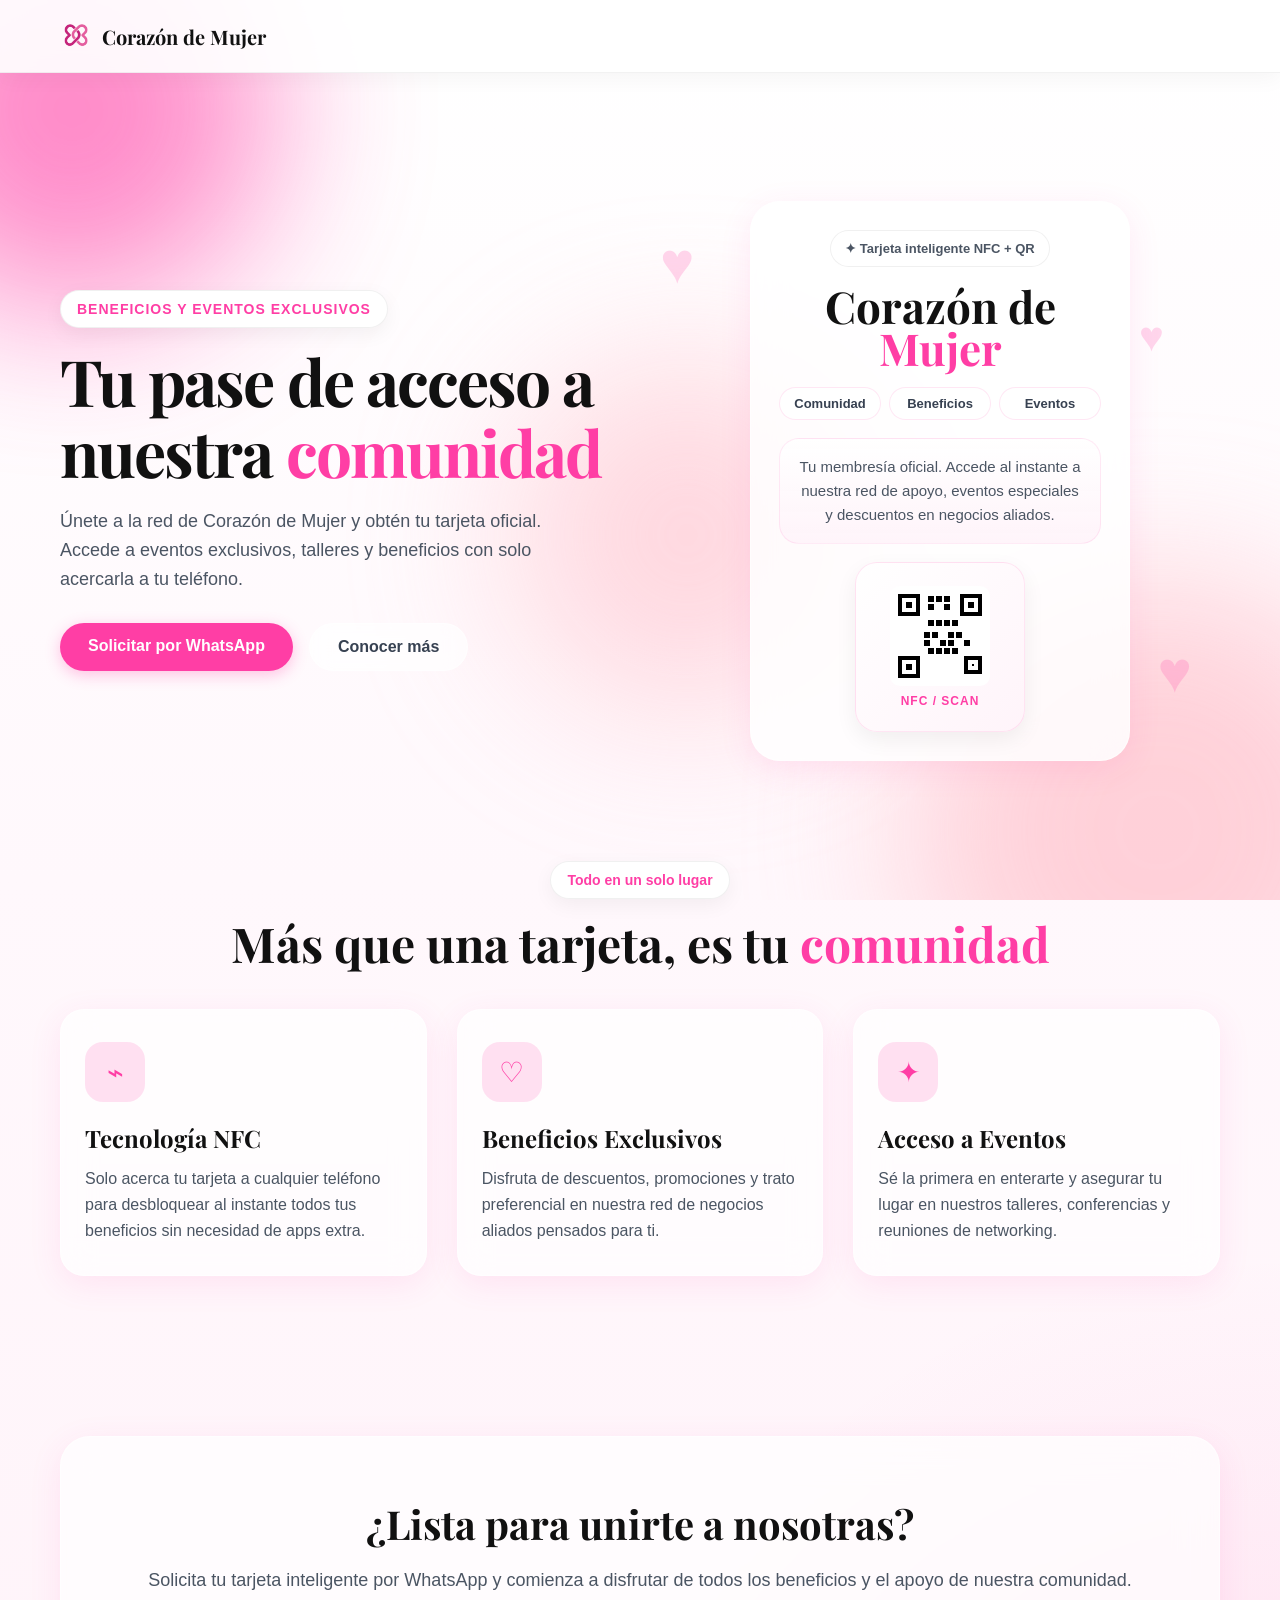
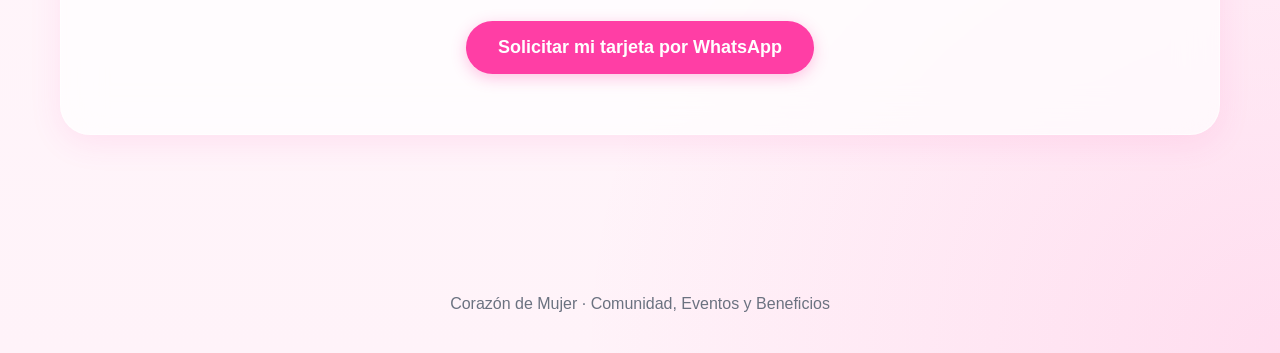
<file: index.html>
<!DOCTYPE html>
<html lang="es">
<head>
  <meta charset="UTF-8" />
  <meta name="viewport" content="width=device-width, initial-scale=1.0" />
  <title>Corazón de Mujer | Comunidad y Beneficios</title>
  
  <link rel="icon" type="image/png" href="logo-corazon.png">
  
  <link rel="stylesheet" href="./style.css" />
  <style>
    /* =========================================
       VARIABLES Y RESET
       ========================================= */
    :root {
      --rosa-brand: #FF3EA5;
      --transition-smooth: all 0.4s cubic-bezier(0.25, 0.8, 0.25, 1);
      --glass-bg: rgba(255, 255, 255, 0.7);
      --glass-border: rgba(255, 255, 255, 0.5);
      --glass-shadow: 0 8px 32px 0 rgba(255, 62, 165, 0.1);
    }

    html { scroll-behavior: smooth; }

    body {
      background-color: #fdfbfb;
      overflow-x: hidden;
      position: relative;
      margin: 0;
      font-family: sans-serif; /* Un reset básico si no carga style.css */
    }

    /* =========================================
       ANIMACIONES DE FONDO (BLOBS)
       ========================================= */
    .bg-shapes {
      position: fixed;
      top: 0; left: 0; width: 100vw; height: 100vh;
      z-index: -1;
      overflow: hidden;
      pointer-events: none;
    }

    .blob {
      position: absolute;
      filter: blur(80px);
      opacity: 0.6;
      animation: moveBlobs 20s infinite alternate cubic-bezier(0.4, 0, 0.2, 1);
      border-radius: 50%;
    }

    .blob-1 {
      width: 400px; height: 400px;
      background: #FF3EA5;
      top: -10%; left: -10%;
    }

    .blob-2 {
      width: 500px; height: 500px;
      background: #ffb6c1;
      bottom: -20%; right: -10%;
      animation-delay: -5s;
    }

    .blob-3 {
      width: 350px; height: 350px;
      background: #ffc0cb;
      top: 40%; left: 40%;
      animation-delay: -10s;
    }

    @keyframes moveBlobs {
      0% { transform: translate(0, 0) scale(1); }
      33% { transform: translate(15vw, 10vh) scale(1.1); }
      66% { transform: translate(-5vw, 20vh) scale(0.9); }
      100% { transform: translate(10vw, -10vh) scale(1.2); }
    }

    /* Animación de levitación general */
    @keyframes float {
      0% { transform: translateY(0px); }
      50% { transform: translateY(-15px); }
      100% { transform: translateY(0px); }
    }

    /* Animación Reveal de Scroll */
    .reveal {
      opacity: 0;
      transform: translateY(40px);
      transition: all 0.8s cubic-bezier(0.5, 0, 0, 1);
    }
    .reveal.active { opacity: 1; transform: translateY(0); }
    .delay-1 { transition-delay: 0.1s; }
    .delay-2 { transition-delay: 0.2s; }
    .delay-3 { transition-delay: 0.3s; }

    /* =========================================
       ESTRUCTURA PRINCIPAL Y COMPONENTES
       ========================================= */
    .container {
        max-width: 1200px;
        margin: 0 auto;
        padding: 0 20px;
    }
    
    .site-header {
        padding: 20px 0;
        position: relative;
        z-index: 100;
    }

    .landing-hero {
      padding: 80px 0 40px;
      position: relative;
    }

    .landing-grid {
      display: grid;
      grid-template-columns: 1fr 1fr;
      gap: 40px;
      align-items: center;
    }

    .hero-copy { text-align: left; }
    .hero-copy .eyebrow {
      margin-bottom: 18px;
      font-weight: 600;
      letter-spacing: 1px;
      text-transform: uppercase;
      font-size: 14px;
      color: var(--rosa-brand);
    }

    .hero-copy .hero-title {
      margin: 0 0 20px;
      font-size: clamp(40px, 6vw, 64px);
      line-height: 1.1;
    }

    .hero-copy .hero-subtitle {
      margin: 0 0 30px;
      font-size: 18px;
      line-height: 1.6;
      color: #4b5563;
      max-width: 540px;
    }

    .hero-actions {
      display: flex;
      flex-wrap: wrap;
      gap: 16px;
    }

    .hero-actions a {
      padding: 14px 28px;
      border-radius: 999px;
      font-weight: 600;
      text-decoration: none;
      transition: var(--transition-smooth);
    }

    .btn-whatsapp {
      background-color: var(--rosa-brand);
      color: white;
      box-shadow: 0 4px 15px rgba(255, 62, 165, 0.3);
    }
    .btn-whatsapp:hover {
      background-color: #E63594;
      transform: translateY(-3px);
      box-shadow: 0 8px 25px rgba(255, 62, 165, 0.4);
    }

    .btn-secondary {
      background: var(--glass-bg);
      backdrop-filter: blur(10px);
      border: 1px solid var(--glass-border);
      color: #374151;
    }
    .btn-secondary:hover {
      background: white;
      transform: translateY(-3px);
    }

    .hero-panel {
      position: relative;
      display: flex;
      align-items: center;
      justify-content: center;
    }

    .floating-heart {
      position: absolute;
      font-size: 58px;
      color: rgba(255, 62, 165, 0.2);
      user-select: none;
      pointer-events: none;
      animation: float 6s ease-in-out infinite;
      z-index: -1;
    }
    .heart-1 { top: 5%; left: 0%; animation-delay: 0s; }
    .heart-2 { bottom: 10%; right: 5%; animation-delay: 2s; }
    .heart-3 { top: 20%; right: 10%; font-size: 42px; animation-delay: 4s; }

    .preview-card {
      width: 100%;
      max-width: 380px;
      background: rgba(255,255,255,0.85);
      border: 1px solid var(--glass-border);
      border-radius: 30px;
      box-shadow: var(--glass-shadow);
      padding: 28px;
      text-align: center;
      backdrop-filter: blur(16px);
      -webkit-backdrop-filter: blur(16px);
      animation: float 8s ease-in-out infinite;
      transition: var(--transition-smooth);
      z-index: 10;
    }

    .preview-card:hover {
      transform: scale(1.02) translateY(-15px);
      box-shadow: 0 25px 60px rgba(255, 62, 165, 0.25);
    }

    .preview-badge {
      display: inline-flex;
      align-items: center;
      gap: 8px;
      background: white;
      border: 1px solid rgba(0,0,0,0.06);
      border-radius: 999px;
      padding: 10px 14px;
      font-size: 13px;
      font-weight: 700;
      color: #4b5563;
      margin-bottom: 18px;
    }

    .preview-name {
      font-family: 'Playfair Display', serif;
      font-size: 44px;
      line-height: 0.95;
      margin: 0 0 18px;
    }
    .preview-name .rosa { color: var(--rosa-brand); }

    .preview-chip-group {
      display: grid;
      grid-template-columns: repeat(3, 1fr);
      gap: 8px;
      margin-bottom: 18px;
    }

    .preview-chip {
      display: inline-flex;
      align-items: center;
      justify-content: center;
      padding: 8px 12px;
      background: rgba(255,255,255,0.96);
      border: 1px solid rgba(255, 62, 165, 0.12);
      border-radius: 999px;
      color: #374151;
      font-size: 13px;
      font-weight: 600;
    }

    .preview-bio {
      background: linear-gradient(180deg, rgba(255,255,255,0.98) 0%, rgba(255,244,250,0.96) 100%);
      border: 1px solid rgba(255, 62, 165, 0.10);
      border-radius: 20px;
      padding: 16px;
      color: #4b5563;
      font-size: 15px;
      line-height: 1.6;
      margin-bottom: 18px;
    }

    .preview-qr {
      width: 170px;
      height: 170px;
      margin: 0 auto;
      border-radius: 22px;
      background: linear-gradient(135deg, rgba(255,255,255,1), rgba(255,244,250,1));
      border: 1px solid rgba(255, 62, 165, 0.12);
      display: flex;
      flex-direction: column;
      align-items: center;
      justify-content: center;
      box-shadow: 0 8px 22px rgba(0,0,0,0.06);
      overflow: hidden;
      position: relative;
    }
    .nfc-text {
      font-size: 12px;
      font-weight: bold;
      color: var(--rosa-brand);
      margin-top: 8px;
      letter-spacing: 1px;
    }
    .preview-qr svg { width: 100px; height: 100px; }

    .section-block {
      padding: 60px 0;
      position: relative;
    }

    .section-header {
      text-align: center;
      margin-bottom: 40px;
    }

    .section-title {
      margin: 8px 0 16px;
      font-size: clamp(34px, 5vw, 48px);
      line-height: 1.1;
    }

    .feature-grid {
      display: grid;
      grid-template-columns: repeat(3, 1fr);
      gap: 30px;
    }

    .feature-card {
      background: var(--glass-bg);
      backdrop-filter: blur(16px);
      -webkit-backdrop-filter: blur(16px);
      border: 1px solid var(--glass-border);
      border-radius: 24px;
      padding: 32px 24px;
      box-shadow: var(--glass-shadow);
      transition: var(--transition-smooth);
    }
    .feature-card:hover {
      transform: translateY(-10px);
      background: rgba(255, 255, 255, 0.9);
      box-shadow: 0 20px 40px rgba(255, 62, 165, 0.15);
    }

    .feature-icon {
      width: 60px; height: 60px;
      border-radius: 18px;
      background: rgba(255, 62, 165, 0.15);
      display: flex;
      align-items: center;
      justify-content: center;
      color: var(--rosa-brand);
      font-size: 28px;
      margin-bottom: 20px;
      transition: var(--transition-smooth);
    }
    .feature-card:hover .feature-icon {
      transform: scale(1.15) rotate(10deg);
      background: var(--rosa-brand);
      color: white;
    }

    .feature-card h3 {
      margin: 0 0 12px;
      font-size: 24px;
    }
    .feature-card p {
      margin: 0;
      color: #4b5563;
      line-height: 1.6;
    }

    .contact-card {
      background: var(--glass-bg);
      backdrop-filter: blur(20px);
      -webkit-backdrop-filter: blur(20px);
      border: 1px solid var(--glass-border);
      border-radius: 30px;
      padding: 60px 40px;
      text-align: center;
      box-shadow: var(--glass-shadow);
      margin-top: 40px;
    }

    @media (max-width: 960px) {
      .landing-grid { grid-template-columns: 1fr; text-align: center; }
      .hero-copy { text-align: center; }
      .hero-copy .hero-subtitle { margin: 0 auto 30px; }
      .hero-actions { justify-content: center; }
      .feature-grid { grid-template-columns: 1fr; }
      .blob-1 { width: 250px; height: 250px; }
      .blob-2 { width: 300px; height: 300px; }
    }
  </style>
</head>
<body>
  <div class="bg-shapes">
    <div class="blob blob-1"></div>
    <div class="blob blob-2"></div>
    <div class="blob blob-3"></div>
  </div>

  <div class="page-shell">
    <header class="site-header reveal">
      <div class="site-header-inner container">
        
        <div class="brand" style="display: flex; align-items: center; gap: 10px;">
          <img src="logo-corazon.png" alt="Logo de Corazón de Mujer" style="height: 32px; width: auto;">
          <span class="brand-text" style="font-weight: bold; font-size: 20px;">Corazón de Mujer</span>
        </div>
        
      </div>
    </header>

    <main class="main-wrap">
      <div class="container">
        <section class="landing-hero">
          <div class="landing-grid">
            <div class="hero-copy reveal delay-1">
              <div class="eyebrow">Beneficios y eventos exclusivos</div>
              <h1 class="hero-title">Tu pase de acceso a nuestra <span class="rosa" style="color: var(--rosa-brand);">comunidad</span></h1>
              <p class="hero-subtitle">
                Únete a la red de Corazón de Mujer y obtén tu tarjeta oficial. Accede a eventos exclusivos, talleres y beneficios con solo acercarla a tu teléfono.
              </p>

              <div class="hero-actions">
                <a class="btn-whatsapp" href="https://wa.me/17372339717?text=Hola,%20me%20gustaría%20unirme%20a%20la%20comunidad%20y%20solicitar%20mi%20tarjeta%20NFC%20de%20Corazón%20de%20Mujer." target="_blank">
                  Solicitar por WhatsApp
                </a>
                <a class="btn-secondary" href="#beneficios">Conocer más</a>
              </div>
            </div>

            <div class="hero-panel reveal delay-2">
              <div class="floating-heart heart-1">♥</div>
              <div class="floating-heart heart-2">♥</div>
              <div class="floating-heart heart-3">♥</div>

              <div class="preview-card">
                <div class="preview-badge">✦ Tarjeta inteligente NFC + QR</div>
                <h2 class="preview-name">Corazón de <span class="rosa">Mujer</span></h2>

                <div class="preview-chip-group">
                  <div class="preview-chip">Comunidad</div>
                  <div class="preview-chip">Beneficios</div>
                  <div class="preview-chip">Eventos</div>
                </div>

                <div class="preview-bio">
                  Tu membresía oficial. Accede al instante a nuestra red de apoyo, eventos especiales y descuentos en negocios aliados.
                </div>

                <div class="preview-qr" aria-hidden="true">
                  <svg viewBox="0 0 100 100" fill="none" xmlns="http://www.w3.org/2000/svg">
                    <rect width="100" height="100" rx="10" fill="white"></rect>
                    <rect x="8" y="8" width="22" height="22" fill="black"></rect>
                    <rect x="12" y="12" width="14" height="14" fill="white"></rect>
                    <rect x="16" y="16" width="6" height="6" fill="black"></rect>
                    <rect x="70" y="8" width="22" height="22" fill="black"></rect>
                    <rect x="74" y="12" width="14" height="14" fill="white"></rect>
                    <rect x="78" y="16" width="6" height="6" fill="black"></rect>
                    <rect x="8" y="70" width="22" height="22" fill="black"></rect>
                    <rect x="12" y="74" width="14" height="14" fill="white"></rect>
                    <rect x="16" y="78" width="6" height="6" fill="black"></rect>
                    <rect x="38" y="10" width="6" height="6" fill="black"></rect>
                    <rect x="46" y="10" width="6" height="6" fill="black"></rect>
                    <rect x="54" y="10" width="6" height="6" fill="black"></rect>
                    <rect x="38" y="18" width="6" height="6" fill="black"></rect>
                    <rect x="54" y="18" width="6" height="6" fill="black"></rect>
                    <rect x="38" y="34" width="6" height="6" fill="black"></rect>
                    <rect x="46" y="34" width="6" height="6" fill="black"></rect>
                    <rect x="54" y="34" width="6" height="6" fill="black"></rect>
                    <rect x="62" y="34" width="6" height="6" fill="black"></rect>
                    <rect x="34" y="46" width="6" height="6" fill="black"></rect>
                    <rect x="42" y="46" width="6" height="6" fill="black"></rect>
                    <rect x="58" y="46" width="6" height="6" fill="black"></rect>
                    <rect x="66" y="46" width="6" height="6" fill="black"></rect>
                    <rect x="34" y="54" width="6" height="6" fill="black"></rect>
                    <rect x="50" y="54" width="6" height="6" fill="black"></rect>
                    <rect x="58" y="54" width="6" height="6" fill="black"></rect>
                    <rect x="74" y="54" width="6" height="6" fill="black"></rect>
                    <rect x="38" y="62" width="6" height="6" fill="black"></rect>
                    <rect x="46" y="62" width="6" height="6" fill="black"></rect>
                    <rect x="54" y="62" width="6" height="6" fill="black"></rect>
                    <rect x="62" y="62" width="6" height="6" fill="black"></rect>
                    <rect x="74" y="70" width="18" height="18" fill="black"></rect>
                    <rect x="78" y="74" width="10" height="10" fill="white"></rect>
                    <rect x="82" y="78" width="2" height="2" fill="black"></rect>
                  </svg>
                  <div class="nfc-text">NFC / SCAN</div>
                </div>
              </div>
            </div>
          </div>
        </section>

        <section class="section-block" id="beneficios">
          <div class="section-header reveal">
            <div class="eyebrow" style="color: var(--rosa-brand); font-weight: bold; margin-bottom: 10px;">Todo en un solo lugar</div>
            <h2 class="section-title">Más que una tarjeta, es tu <span style="color: var(--rosa-brand);">comunidad</span></h2>
          </div>

          <div class="feature-grid">
            <div class="feature-card reveal delay-1">
              <div class="feature-icon">⌁</div>
              <h3>Tecnología NFC</h3>
              <p>Solo acerca tu tarjeta a cualquier teléfono para desbloquear al instante todos tus beneficios sin necesidad de apps extra.</p>
            </div>

            <div class="feature-card reveal delay-2">
              <div class="feature-icon">♡</div>
              <h3>Beneficios Exclusivos</h3>
              <p>Disfruta de descuentos, promociones y trato preferencial en nuestra red de negocios aliados pensados para ti.</p>
            </div>

            <div class="feature-card reveal delay-3">
              <div class="feature-icon">✦</div>
              <h3>Acceso a Eventos</h3>
              <p>Sé la primera en enterarte y asegurar tu lugar en nuestros talleres, conferencias y reuniones de networking.</p>
            </div>
          </div>
        </section>

        <section class="section-block reveal" id="contacto">
          <div class="contact-card">
            <h2 style="font-size: 40px; margin: 0 0 20px;">¿Lista para unirte a nosotras?</h2>
            <p style="color: #4b5563; font-size: 18px; margin-bottom: 30px;">
              Solicita tu tarjeta inteligente por WhatsApp y comienza a disfrutar de todos los beneficios y el apoyo de nuestra comunidad.
            </p>
            <a class="btn-whatsapp" style="display: inline-block; padding: 16px 32px; border-radius: 999px; text-decoration: none; font-weight: bold; font-size: 18px;" href="https://wa.me/17372339717?text=Hola,%20me%20gustaría%20unirme%20a%20la%20comunidad%20y%20solicitar%20mi%20tarjeta%20NFC%20de%20Corazón%20de%20Mujer." target="_blank">
              Solicitar mi tarjeta por WhatsApp
            </a>
          </div>
        </section>
      </div>
    </main>

    <footer style="text-align: center; padding: 40px 20px; color: #6b7280; position: relative; z-index: 10;">
      Corazón de Mujer · Comunidad, Eventos y Beneficios
    </footer>
  </div>

  <script>
    document.addEventListener('DOMContentLoaded', () => {
      const reveals = document.querySelectorAll('.reveal');
      const observer = new IntersectionObserver((entries, obs) => {
        entries.forEach(entry => {
          if (entry.isIntersecting) {
            entry.target.classList.add('active');
            obs.unobserve(entry.target);
          }
        });
      }, { threshold: 0.1, rootMargin: "0px 0px -50px 0px" });

      reveals.forEach(el => observer.observe(el));

      if (window.innerWidth > 960) {
        document.addEventListener('mousemove', (e) => {
          const x = (e.clientX / window.innerWidth - 0.5) * 2;
          const y = (e.clientY / window.innerHeight - 0.5) * 2;
          
          document.querySelectorAll('.floating-heart').forEach((heart, i) => {
            heart.style.transform = `translate(${x * (i + 1) * 20}px, ${y * (i + 1) * 20}px)`;
          });

          const card = document.querySelector('.preview-card');
          if(card) {
            card.style.transform = `perspective(1000px) rotateY(${x * 5}deg) rotateX(${-y * 5}deg) translateY(-5px)`;
          }
        });

        document.querySelector('.landing-hero').addEventListener('mouseleave', () => {
          const card = document.querySelector('.preview-card');
          if(card) card.style.transform = `perspective(1000px) rotateY(0) rotateX(0) translateY(0)`;
        });
      }
    });
  </script>
</body>
</html>
</file>
<file: style.css>
@import url('https://fonts.googleapis.com/css2?family=Playfair+Display:wght@400;500;600;700&family=Inter:wght@300;400;500;600;700&display=swap');

:root {
  --rosa-primary: #FF3EA5;
  --rosa-light: #FFD1E8;
  --rosa-soft: #FFF4FA;
  --rosa-hover: #E6358F;
  --negro: #111111;
  --blanco: #FFFFFF;
  --gris-suave: #F8F8F8;
  --gris-texto: #666666;
  --borde: #f3d5e7;
  --sombra: 0 10px 30px rgba(0, 0, 0, 0.08);
  --sombra-rosa: 0 20px 40px rgba(255, 62, 165, 0.15);
  --radius-xl: 24px;
  --radius-lg: 18px;
  --radius-md: 14px;
}

* {
  box-sizing: border-box;
}

html {
  scroll-behavior: smooth;
}

body {
  margin: 0;
  font-family: 'Inter', sans-serif;
  background:
    radial-gradient(circle at bottom right, rgba(255, 62, 165, 0.12), transparent 30%),
    linear-gradient(180deg, #fff 0%, #fff8fc 45%, #fff3f9 100%);
  color: var(--negro);
  min-height: 100vh;
}

h1, h2, h3, h4, h5, h6,
.font-playfair {
  font-family: 'Playfair Display', serif;
}

.page-shell {
  min-height: 100vh;
  display: flex;
  flex-direction: column;
}

.site-header {
  position: sticky;
  top: 0;
  z-index: 20;
  background: rgba(255,255,255,0.92);
  backdrop-filter: blur(12px);
  border-bottom: 1px solid rgba(0,0,0,0.05);
  box-shadow: 0 6px 20px rgba(0,0,0,0.04);
}

.site-header-inner {
  max-width: 1200px;
  margin: 0 auto;
  padding: 18px 24px;
  display: flex;
  align-items: center;
  justify-content: space-between;
  gap: 20px;
}

.brand {
  display: flex;
  align-items: center;
  gap: 12px;
  font-weight: 700;
  font-size: 18px;
}

.brand-heart {
  width: 30px;
  height: 30px;
  border-radius: 999px;
  background: linear-gradient(135deg, #ff56b3 0%, #ff2b98 100%);
  color: white;
  display: inline-flex;
  align-items: center;
  justify-content: center;
  font-size: 16px;
  box-shadow: 0 8px 18px rgba(255, 62, 165, 0.25);
}

.brand-text {
  font-family: 'Playfair Display', serif;
  font-size: 18px;
}

.main-wrap {
  flex: 1;
  width: 100%;
  padding: 48px 20px 60px;
}

.container {
  max-width: 1100px;
  margin: 0 auto;
}

.hero-center {
  text-align: center;
  margin-bottom: 28px;
}

.eyebrow {
  display: inline-flex;
  align-items: center;
  gap: 8px;
  background: white;
  color: #4b5563;
  border: 1px solid rgba(0,0,0,0.06);
  border-radius: 999px;
  padding: 10px 16px;
  font-size: 14px;
  font-weight: 600;
  box-shadow: 0 6px 20px rgba(0,0,0,0.05);
}

.eyebrow .spark {
  color: var(--rosa-primary);
}

.hero-title {
  margin: 22px 0 12px;
  font-size: clamp(40px, 6vw, 76px);
  line-height: 0.95;
  letter-spacing: -0.03em;
}

.hero-title .rosa {
  color: var(--rosa-primary);
}

.hero-subtitle {
  max-width: 760px;
  margin: 0 auto;
  color: #4b5563;
  font-size: 20px;
  line-height: 1.6;
}

.card-surface {
  width: 100%;
  max-width: 760px;
  margin: 34px auto 0;
  background: rgba(255,255,255,0.86);
  border: 1px solid rgba(255,255,255,0.8);
  box-shadow: var(--sombra);
  backdrop-filter: blur(8px);
  border-radius: 28px;
  padding: 30px;
}

.form-card {
  max-width: 760px;
}

.profile-card {
  max-width: 760px;
  text-align: center;
}

.form-grid {
  display: grid;
  grid-template-columns: 1fr 1fr;
  gap: 16px;
}

.form-grid .full {
  grid-column: 1 / -1;
}

.label {
  display: block;
  margin-bottom: 8px;
  font-size: 14px;
  font-weight: 600;
  color: #374151;
}

.input,
.textarea {
  width: 100%;
  border: 1px solid var(--borde);
  background: rgba(255,255,255,0.94);
  border-radius: 18px;
  padding: 15px 16px;
  font-size: 16px;
  font-family: 'Inter', sans-serif;
  color: var(--negro);
  transition: all 0.22s ease;
  outline: none;
  box-shadow: inset 0 1px 0 rgba(255,255,255,0.75);
}

.input:focus,
.textarea:focus {
  border-color: rgba(255, 62, 165, 0.5);
  box-shadow: 0 0 0 4px rgba(255, 62, 165, 0.12);
}

.textarea {
  min-height: 120px;
  resize: vertical;
}

.actions {
  display: flex;
  justify-content: center;
  margin-top: 10px;
}

.btn-primary,
.btn-secondary {
  appearance: none;
  border: none;
  border-radius: 999px;
  padding: 16px 26px;
  font-size: 16px;
  font-weight: 700;
  cursor: pointer;
  transition: all 0.25s ease;
  text-decoration: none;
  display: inline-flex;
  align-items: center;
  justify-content: center;
  gap: 10px;
}

.btn-primary {
  background: linear-gradient(135deg, #ff4aac 0%, #ff2e98 100%);
  color: white;
  box-shadow: 0 12px 26px rgba(255, 62, 165, 0.28);
}

.btn-primary:hover {
  transform: translateY(-2px);
  box-shadow: var(--sombra-rosa);
}

.btn-secondary {
  background: white;
  color: #111;
  border: 1.5px solid #111;
}

.btn-secondary:hover {
  transform: translateY(-2px);
}

.status-msg {
  margin-top: 18px;
  text-align: center;
  min-height: 22px;
  font-size: 14px;
  color: #444;
}

.profile-badge {
  display: inline-flex;
  align-items: center;
  gap: 8px;
  background: white;
  border: 1px solid rgba(0,0,0,0.06);
  border-radius: 999px;
  padding: 10px 16px;
  font-size: 14px;
  font-weight: 600;
  color: #4b5563;
  margin-bottom: 20px;
}

.profile-name {
  margin: 0;
  font-size: clamp(38px, 5vw, 68px);
  line-height: 0.98;
}

.profile-name .rosa {
  color: var(--rosa-primary);
}

.profile-meta {
  margin-top: 18px;
  display: grid;
  gap: 12px;
  justify-items: center;
}

.meta-chip {
  display: inline-flex;
  align-items: center;
  gap: 10px;
  background: rgba(255,255,255,0.94);
  border: 1px solid rgba(255, 62, 165, 0.14);
  border-radius: 999px;
  padding: 12px 18px;
  color: #374151;
  font-size: 15px;
  font-weight: 500;
  max-width: 100%;
  word-break: break-word;
}

.bio-block {
  margin: 26px auto 0;
  max-width: 620px;
  background: linear-gradient(180deg, rgba(255,255,255,0.95) 0%, rgba(255,244,250,0.95) 100%);
  border: 1px solid rgba(255, 62, 165, 0.12);
  border-radius: 24px;
  padding: 20px;
  color: #4b5563;
  font-size: 17px;
  line-height: 1.7;
}

.qr-wrap {
  margin-top: 30px;
  display: flex;
  flex-direction: column;
  align-items: center;
}

.qr-box {
  background: white;
  padding: 16px;
  border-radius: 24px;
  box-shadow: 0 12px 30px rgba(0,0,0,0.08);
  display: inline-flex;
  align-items: center;
  justify-content: center;
}

.qr-box img {
  width: 240px;
  max-width: 100%;
  height: auto;
  display: block;
  border-radius: 14px;
}

.card-link {
  margin-top: 16px;
  font-size: 14px;
  color: #6b7280;
  max-width: 100%;
  word-break: break-word;
}

.card-link a {
  color: var(--rosa-primary);
  text-decoration: none;
}

.card-link a:hover {
  text-decoration: underline;
}

.dual-actions {
  margin-top: 22px;
  display: flex;
  flex-wrap: wrap;
  justify-content: center;
  gap: 14px;
}

.not-found {
  text-align: center;
  padding: 30px;
}

.not-found h2 {
  margin: 0 0 10px;
  font-size: 36px;
}

.not-found p {
  margin: 0;
  color: #666;
  font-size: 16px;
}

.footer-note {
  text-align: center;
  margin-top: 22px;
  color: #6b7280;
  font-size: 13px;
}

@media (max-width: 768px) {
  .site-header-inner {
    padding: 16px 18px;
  }

  .main-wrap {
    padding: 28px 14px 40px;
  }

  .card-surface {
    padding: 22px 18px;
    border-radius: 22px;
  }

  .form-grid {
    grid-template-columns: 1fr;
  }

  .hero-subtitle {
    font-size: 17px;
  }

  .profile-name {
    font-size: 46px;
  }

  .qr-box img {
    width: 210px;
  }
}
</file>
